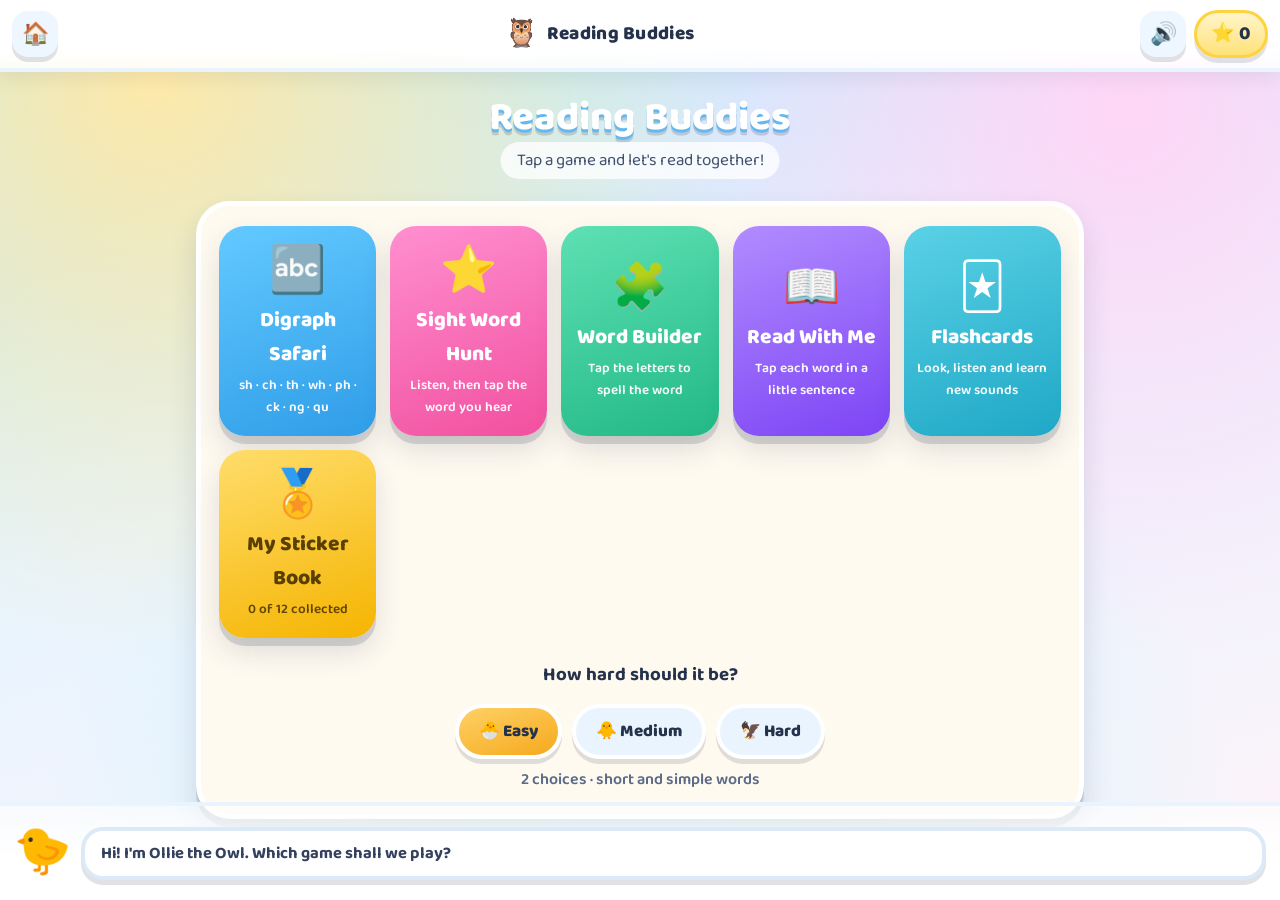
<file: index.html>
<!DOCTYPE html>
<html lang="en">
<head>
<meta charset="utf-8" />
<meta name="viewport" content="width=device-width, initial-scale=1, viewport-fit=cover" />
<meta name="theme-color" content="#7fd4ff" />
<title>Reading Buddies — Digraphs &amp; Sight Words</title>
<link rel="preconnect" href="https://fonts.googleapis.com">
<link rel="preconnect" href="https://fonts.gstatic.com" crossorigin>
<link href="https://fonts.googleapis.com/css2?family=Baloo+2:wght@500;700;800&family=Fredoka:wght@500;600;700&display=swap" rel="stylesheet">
<link rel="stylesheet" href="styles.css" />
<link rel="icon" href="data:image/svg+xml,<svg xmlns='http://www.w3.org/2000/svg' viewBox='0 0 100 100'><text y='.9em' font-size='90'>🦉</text></svg>">
</head>
<body>
  <div class="confetti-layer" id="confettiLayer" aria-hidden="true"></div>

  <header class="topbar">
    <button class="icon-btn" id="homeBtn" title="Home" aria-label="Go home">🏠</button>
    <div class="brand">
      <span class="brand-emoji" id="mascotMini">🦉</span>
      <span class="brand-text">Reading Buddies</span>
    </div>
    <div class="topbar-right">
      <button class="icon-btn" id="soundBtn" title="Sound on/off" aria-label="Toggle sound">🔊</button>
      <div class="score-pill" id="scorePill" title="Stars earned">⭐ <span id="starCount">0</span></div>
    </div>
  </header>

  <main id="screen" class="app" aria-live="polite"></main>

  <div class="mascot-bar" id="mascotBar">
    <div class="mascot-face" id="mascotFace">🦉</div>
    <div class="speech-bubble" id="speechBubble">Hi! I'm Ollie. Let's learn to read!</div>
  </div>

  <script src="data.js"></script>
  <script src="audio.js"></script>
  <script src="app.js"></script>
</body>
</html>
</file>
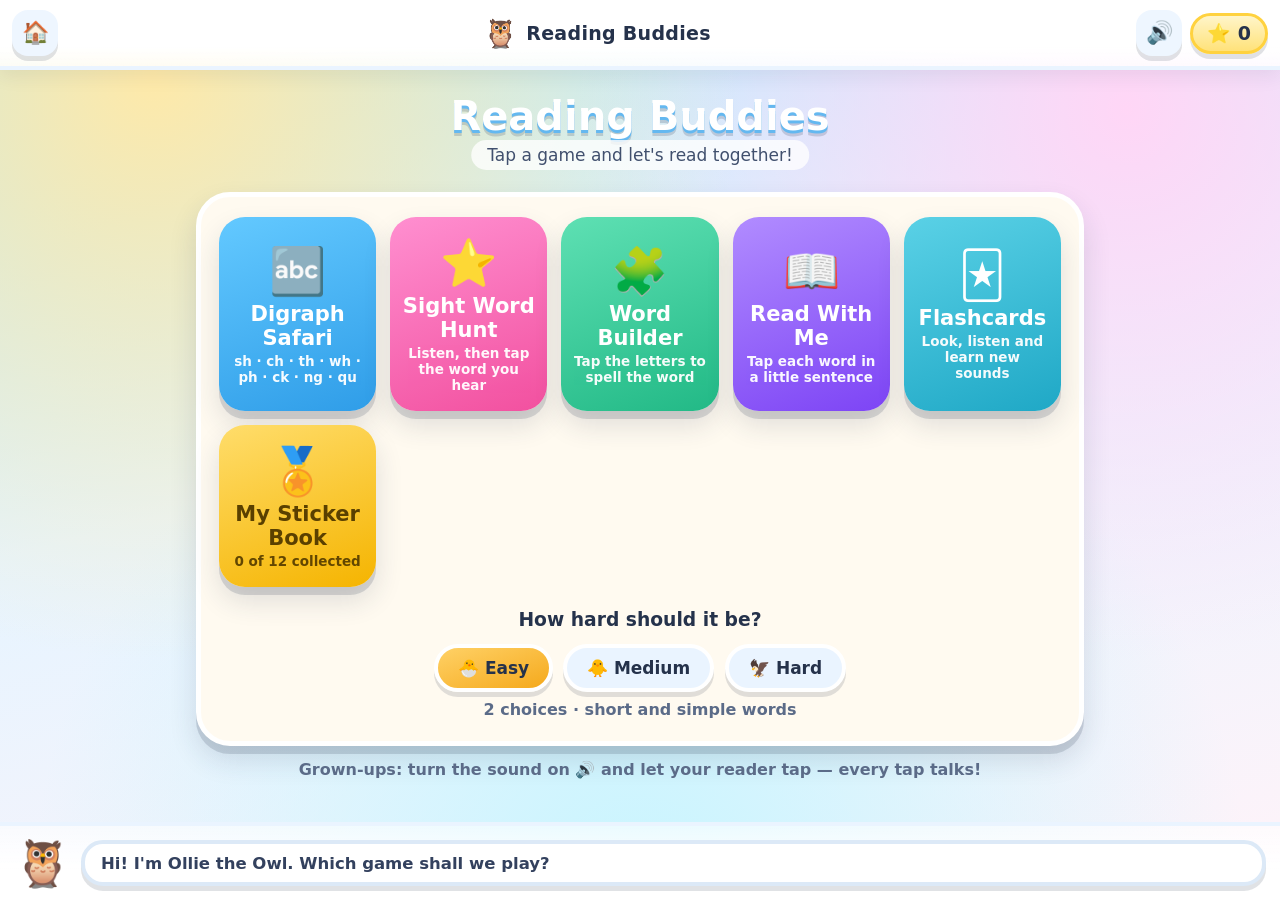
<file: reading-buddies-standalone.html>
<!DOCTYPE html>
<html lang="en">
<head>
<meta charset="utf-8" />
<meta name="viewport" content="width=device-width, initial-scale=1, viewport-fit=cover" />
<meta name="theme-color" content="#7fd4ff" />
<title>Reading Buddies — Digraphs &amp; Sight Words (offline single file)</title>
<style>
/* Reading Buddies — styles */

:root{
  --ink:#25324b;
  --cream:#fffaf0;
  --pink:#ff77c8;
  --blue:#43b7ff;
  --green:#38d39f;
  --yellow:#ffc93c;
  --orange:#ff9448;
  --purple:#9b6bff;
  --radius:26px;
  --shadow:0 8px 0 rgba(37,50,75,.16), 0 14px 28px rgba(37,50,75,.14);
  --shadow-sm:0 5px 0 rgba(37,50,75,.14);
}

*{box-sizing:border-box;-webkit-tap-highlight-color:transparent}

html,body{height:100%}

body{
  margin:0;
  font-family:"Baloo 2","Fredoka","Comic Sans MS","Chalkboard SE","Trebuchet MS",system-ui,-apple-system,sans-serif;
  color:var(--ink);
  background:
    radial-gradient(circle at 12% 8%, #ffe9a8 0%, transparent 42%),
    radial-gradient(circle at 88% 12%, #ffd6f6 0%, transparent 40%),
    radial-gradient(circle at 50% 100%, #c7f5ff 0%, transparent 55%),
    linear-gradient(165deg,#a9e7ff 0%, #e6f4ff 45%, #fff3f9 100%);
  background-attachment:fixed;
  min-height:100%;
  padding-bottom:104px;
  -webkit-font-smoothing:antialiased;
}

/* floating background doodles */
body::before{
  content:"✦   ✿   ★   ✦   ✿   ★   ✦   ✿";
  position:fixed; top:6px; left:0; right:0;
  font-size:20px; color:#ffffff; opacity:.75;
  text-align:center; letter-spacing:2.4em;
  pointer-events:none; z-index:0;
}

/* ---------- top bar ---------- */
.topbar{
  position:sticky; top:0; z-index:20;
  display:flex; align-items:center; gap:10px;
  padding:10px 12px calc(10px + env(safe-area-inset-top,0px));
  background:linear-gradient(#ffffff 70%, rgba(255,255,255,.86));
  border-bottom:4px solid #eaf4ff;
  box-shadow:0 6px 18px rgba(37,50,75,.08);
}
.brand{display:flex; align-items:center; gap:8px; margin:0 auto; font-weight:800}
.brand-emoji{font-size:28px; animation:bob 2.4s ease-in-out infinite}
.brand-text{font-size:19px; letter-spacing:.3px}
.topbar-right{display:flex; align-items:center; gap:8px}

.icon-btn{
  border:none; background:#eef6ff; color:var(--ink);
  width:46px; height:46px; border-radius:16px; font-size:22px;
  cursor:pointer; box-shadow:var(--shadow-sm); transition:transform .12s;
}
.icon-btn:active{transform:translateY(3px); box-shadow:none}

.score-pill{
  background:linear-gradient(#fff5c9,#ffe27a);
  border:3px solid #ffd23f;
  border-radius:999px; padding:6px 14px; font-size:19px; font-weight:800;
  box-shadow:var(--shadow-sm); white-space:nowrap;
}
.score-pill.bump{animation:bump .45s ease}

/* ---------- layout ---------- */
.app{
  position:relative; z-index:1;
  max-width:920px; margin:0 auto; padding:18px 16px 10px;
}

.screen-title{
  text-align:center; font-size:clamp(26px,6vw,40px); font-weight:800;
  margin:6px 0 2px; line-height:1.1;
  color:#fff;
  text-shadow:0 3px 0 #64b8f0, 0 6px 0 rgba(37,50,75,.18);
}
.screen-sub{
  text-align:center; font-size:17px; margin:0 0 16px;
  color:#41506e; background:rgba(255,255,255,.78);
  display:inline-block; padding:5px 16px; border-radius:999px;
  position:relative; left:50%; transform:translateX(-50%);
}

/* ---------- home tiles ---------- */
.tiles{
  display:grid; gap:14px;
  grid-template-columns:repeat(auto-fit,minmax(150px,1fr));
}
.tile{
  border:none; cursor:pointer; text-align:center;
  padding:20px 12px 18px; border-radius:var(--radius);
  color:#fff; font-family:inherit; font-weight:800;
  box-shadow:var(--shadow);
  transition:transform .14s ease;
  position:relative; overflow:hidden;
}
.tile:active{transform:translateY(5px) scale(.99); box-shadow:var(--shadow-sm)}
.tile .t-emoji{display:block; font-size:46px; line-height:1.15}
.tile .t-name{display:block; font-size:21px; margin-top:4px}
.tile .t-desc{display:block; font-size:13.5px; font-weight:600; opacity:.95; margin-top:3px}
.tile .t-badge{
  position:absolute; top:10px; right:12px; font-size:13px; font-weight:700;
  background:rgba(255,255,255,.28); border-radius:999px; padding:2px 9px;
}
.t-blue{background:linear-gradient(160deg,#63c9ff,#2f9de8)}
.t-pink{background:linear-gradient(160deg,#ff8fd0,#f2509f)}
.t-green{background:linear-gradient(160deg,#5ee0b3,#22b986)}
.t-purple{background:linear-gradient(160deg,#b18cff,#7d44f5)}
.t-orange{background:linear-gradient(160deg,#ffb45f,#f57c22)}
.t-teal{background:linear-gradient(160deg,#5ad1e6,#1fa8c6)}
.t-yellow{background:linear-gradient(160deg,#ffdd6b,#f5b400); color:#5a4000; text-shadow:none}

/* ---------- card / question ---------- */
.card{
  background:var(--cream);
  border:5px solid #fff;
  border-radius:34px;
  box-shadow:var(--shadow);
  padding:20px 18px 22px;
  margin-top:6px;
}
.card.pop{animation:pop .3s ease}

.q-top{display:flex; align-items:center; justify-content:space-between; gap:10px; flex-wrap:wrap}
.pill{
  background:#eaf4ff; border-radius:999px; padding:5px 15px;
  font-weight:800; font-size:16px;
}
.pill.streak{background:#ffe9f6}
.progress{height:16px; background:#eaf4ff; border-radius:999px; overflow:hidden; margin:12px 0 4px}
.progress > i{display:block; height:100%; width:0%; border-radius:999px;
  background:linear-gradient(90deg,#5ee0b3,#43b7ff,#9b6bff); transition:width .35s ease}

.big-word{
  text-align:center; font-size:clamp(44px,13vw,84px); font-weight:800;
  letter-spacing:1px; margin:14px 0 2px; line-height:1.05;
}
.emoji-hero{text-align:center; font-size:clamp(64px,20vw,120px); line-height:1; margin:8px 0 0}
.blank{color:#ff5ba8; border-bottom:8px solid #ffb6da; padding:0 4px}

.hint{text-align:center; font-size:16px; color:#5b6b88; margin:8px 0 0; font-weight:600}

.prompt-row{display:flex; justify-content:center; gap:12px; margin:12px 0 4px; flex-wrap:wrap}

.speak-btn{
  border:none; cursor:pointer; font-family:inherit; font-weight:800;
  font-size:19px; padding:14px 24px; border-radius:999px; color:#fff;
  background:linear-gradient(160deg,#63c9ff,#2f9de8); box-shadow:var(--shadow-sm);
  display:inline-flex; align-items:center; gap:9px;
}
.speak-btn:active{transform:translateY(4px); box-shadow:none}
.speak-btn.ghost{background:linear-gradient(160deg,#ffd166,#f5a91c); color:#5a4000}
.speak-btn.small{font-size:16px; padding:10px 18px}
.speak-btn.playing .spk{animation:bob .5s ease-in-out infinite}

/* ---------- options ---------- */
.options{
  display:grid; gap:14px; margin-top:16px;
  grid-template-columns:repeat(auto-fit,minmax(130px,1fr));
}
.options.rows{grid-template-columns:1fr}
.option{
  border:4px solid #dce9f7; cursor:pointer; font-family:inherit;
  background:#fff; border-radius:24px; padding:18px 10px;
  font-size:clamp(30px,7vw,46px); font-weight:800; color:var(--ink);
  box-shadow:var(--shadow-sm); transition:transform .12s, border-color .12s, background .12s;
  min-height:86px;
}
.option:active{transform:translateY(4px); box-shadow:none}
.option.correct{background:#dcfff0; border-color:var(--green); animation:bump .5s ease}
.option.wrong{background:#ffe6ea; border-color:#ff8fa3; animation:shake .4s ease}
.option.dim{opacity:.45}
.option .opt-sub{display:block; font-size:15px; font-weight:700; color:#7186a4; margin-top:6px}

.letter-tiles{display:flex; gap:12px; justify-content:center; flex-wrap:wrap; margin-top:16px}
.letter{
  border:4px solid #dce9f7; background:#fff; cursor:pointer; font-family:inherit;
  width:76px; height:84px; border-radius:22px; font-size:40px; font-weight:800;
  color:var(--ink); box-shadow:var(--shadow-sm); transition:transform .12s;
}
.letter:active{transform:translateY(4px); box-shadow:none}
.letter.used{opacity:.25; pointer-events:none; transform:scale(.94)}

.slots{display:flex; gap:10px; justify-content:center; flex-wrap:wrap; margin:8px 0 6px}
.slot{
  width:62px; height:74px; border-radius:18px; border:4px dashed #c4d8ee;
  display:flex; align-items:center; justify-content:center;
  font-size:38px; font-weight:800; background:#fff; color:var(--ink);
}
.slot.filled{border-style:solid; border-color:#9b6bff; background:#f4eeff; animation:bump .3s ease}
.slot.next{border-color:var(--yellow); box-shadow:0 0 0 5px #fff3c9}

/* ---------- sentence reader ---------- */
.sentence{
  display:flex; flex-wrap:wrap; gap:10px 12px; justify-content:center;
  margin:16px 0 6px;
}
.sword{
  font-family:inherit; border:none; cursor:pointer; font-weight:800;
  font-size:clamp(22px,5.4vw,34px); padding:6px 12px; border-radius:16px;
  background:#eef6ff; color:var(--ink); box-shadow:var(--shadow-sm);
  transition:transform .12s, background .12s;
}
.sword:active{transform:translateY(3px); box-shadow:none}
.sword.speaking{background:#ffe27a; transform:translateY(-4px) scale(1.06)}

/* ---------- results / sticker book ---------- */
.result{text-align:center}
.result .big-emoji{font-size:100px; animation:bob 1.2s ease-in-out infinite}
.result h2{font-size:clamp(28px,7vw,44px); margin:6px 0}
.star-row{font-size:46px; letter-spacing:6px; margin:8px 0}
.star-row span{opacity:.22}
.star-row span.on{opacity:1; animation:pop .4s ease both}
.btn-row{display:flex; gap:12px; justify-content:center; flex-wrap:wrap; margin-top:18px}

.action{
  border:none; cursor:pointer; font-family:inherit; font-weight:800; font-size:19px;
  padding:15px 26px; border-radius:999px; color:#fff;
  background:linear-gradient(160deg,#5ee0b3,#22b986); box-shadow:var(--shadow-sm);
}
.action.alt{background:linear-gradient(160deg,#ff8fd0,#f2509f)}
.action.blue{background:linear-gradient(160deg,#63c9ff,#2f9de8)}
.action:active{transform:translateY(4px); box-shadow:none}

.sticker-grid{display:grid; grid-template-columns:repeat(auto-fill,minmax(110px,1fr)); gap:14px; margin-top:16px}
.sticker{
  background:#fff; border:4px solid #eaf4ff; border-radius:24px; padding:14px 8px;
  text-align:center; box-shadow:var(--shadow-sm);
}
.sticker .s-emoji{font-size:44px; display:block}
.sticker .s-name{font-size:14px; font-weight:800; color:#41506e}
.sticker.locked{opacity:.4; filter:grayscale(1)}
.sticker.locked .s-emoji{filter:blur(1px)}

/* ---------- level & settings ---------- */
.level-pick{display:flex; gap:10px; justify-content:center; flex-wrap:wrap; margin:14px 0 4px}
.level-btn{
  border:4px solid #fff; background:#eaf4ff; font-family:inherit; font-weight:800;
  font-size:17px; padding:10px 20px; border-radius:999px; cursor:pointer;
  color:var(--ink); box-shadow:var(--shadow-sm); transition:transform .12s;
}
.level-btn.active{background:linear-gradient(160deg,#ffd166,#f5a91c); border-color:#fff}
.level-btn:active{transform:translateY(3px); box-shadow:none}

.flashcard{
  background:linear-gradient(160deg,#fffdf5,#fff2fb);
  border:6px solid #fff; border-radius:34px; box-shadow:var(--shadow);
  display:flex; flex-direction:column; align-items:center; justify-content:center;
  min-height:280px; padding:20px; text-align:center; cursor:pointer;
}
.flashcard:active{transform:scale(.995)}
.digraph-chip{
  display:inline-block; font-size:clamp(56px,17vw,110px); font-weight:800;
  color:#fff; padding:2px 26px; border-radius:28px; line-height:1.15;
  text-shadow:0 4px 0 rgba(0,0,0,.14);
}
.c1{background:linear-gradient(160deg,#63c9ff,#2f9de8)}
.c2{background:linear-gradient(160deg,#ff8fd0,#f2509f)}
.c3{background:linear-gradient(160deg,#5ee0b3,#22b986)}
.c4{background:linear-gradient(160deg,#b18cff,#7d44f5)}
.c5{background:linear-gradient(160deg,#ffb45f,#f57c22)}
.c6{background:linear-gradient(160deg,#5ad1e6,#1fa8c6)}
.c7{background:linear-gradient(160deg,#ff8f8f,#e8443c)}
.c8{background:linear-gradient(160deg,#ffe066,#e8b100); color:#5a4000}

/* ---------- mascot ---------- */
.mascot-bar{
  position:fixed; left:0; right:0; bottom:0; z-index:15;
  display:flex; align-items:center; gap:10px;
  padding:10px 14px calc(10px + env(safe-area-inset-bottom,0px));
  background:linear-gradient(rgba(255,255,255,.6), #ffffff 60%);
  border-top:4px solid #eaf4ff; pointer-events:none;
}
.mascot-face{font-size:46px; animation:bob 2.6s ease-in-out infinite}
.speech-bubble{
  background:#fff; border:4px solid #dce9f7; border-radius:22px;
  padding:9px 16px; font-weight:700; font-size:16.5px; color:#33415e;
  box-shadow:var(--shadow-sm); flex:1; min-height:46px; display:flex; align-items:center;
}
.speech-bubble.say{animation:pop .3s ease}

/* ---------- confetti ---------- */
.confetti-layer{position:fixed; inset:0; pointer-events:none; z-index:60; overflow:hidden}
.confetti{position:absolute; top:-6vh; width:13px; height:19px; border-radius:4px; animation:fall linear forwards}
.star-burst{
  position:fixed; font-size:40px; z-index:61; pointer-events:none;
  animation:burst .9s ease-out forwards;
}

/* ---------- animations ---------- */
@keyframes bob{0%,100%{transform:translateY(0)}50%{transform:translateY(-7px)}}
@keyframes bump{0%{transform:scale(1)}45%{transform:scale(1.12)}100%{transform:scale(1)}}
@keyframes pop{0%{transform:scale(.85); opacity:0}100%{transform:scale(1); opacity:1}}
@keyframes shake{0%,100%{transform:translateX(0)}20%{transform:translateX(-9px)}40%{transform:translateX(9px)}60%{transform:translateX(-6px)}80%{transform:translateX(6px)}}
@keyframes fall{
  0%{transform:translateY(0) rotate(0deg); opacity:1}
  100%{transform:translateY(112vh) rotate(760deg); opacity:.9}
}
@keyframes burst{
  0%{transform:translate(0,0) scale(.4); opacity:1}
  100%{transform:translate(var(--dx,0), var(--dy,-120px)) scale(1.5); opacity:0}
}

@media (prefers-reduced-motion: reduce){
  *{animation-duration:.001s !important; animation-iteration-count:1 !important; transition-duration:.001s !important}
}

@media (max-width:420px){
  .brand-text{display:none}
  .card{padding:16px 12px 18px; border-radius:28px}
  .option{font-size:30px; min-height:78px}
}

/* ---------- fallback notice when a browser cannot speak ---------- */
.warn{
  position:relative; z-index:30;
  margin:10px 16px 0; padding:10px 16px; border-radius:18px;
  background:#fff6d6; border:3px solid #ffd23f; color:#5a4000;
  font-weight:700; font-size:15.5px; text-align:center;
}

/* ---------- touch polish: quick taps, no accidental text selection ---------- */
button, .tile, .option, .sword, .letter, .slot, .flashcard{-webkit-user-select:none; user-select:none; touch-action:manipulation}
.option, .sword, .letter, .speak-btn, .action, .level-btn{will-change:transform}

</style>
<link rel="icon" href="data:image/svg+xml,<svg xmlns='http://www.w3.org/2000/svg' viewBox='0 0 100 100'><text y='.9em' font-size='90'>🦉</text></svg>">
</head>
<body>
  <div class="confetti-layer" id="confettiLayer" aria-hidden="true"></div>

  <header class="topbar">
    <button class="icon-btn" id="homeBtn" title="Home" aria-label="Go home">🏠</button>
    <div class="brand">
      <span class="brand-emoji" id="mascotMini">🦉</span>
      <span class="brand-text">Reading Buddies</span>
    </div>
    <div class="topbar-right">
      <button class="icon-btn" id="soundBtn" title="Sound on/off" aria-label="Toggle sound">🔊</button>
      <div class="score-pill" id="scorePill" title="Stars earned">⭐ <span id="starCount">0</span></div>
    </div>
  </header>

  <main id="screen" class="app" aria-live="polite"></main>

  <div class="mascot-bar" id="mascotBar">
    <div class="mascot-face" id="mascotFace">🦉</div>
    <div class="speech-bubble" id="speechBubble">Hi! I'm Ollie. Let's learn to read!</div>
  </div>

  
  
  
<script>
/* ===========================================================
   Reading Buddies — word & activity data
   Everything the games need lives here, so a parent or teacher
   can add words without touching the game logic.
   =========================================================== */

/* Digraph sounds. A digraph is two letters that make ONE sound. */
const DIGRAPHS = {
  sh: { sound: "shh",   tip: "s + h say /sh/ — like a quiet train",  color: 1 },
  ch: { sound: "chuh",  tip: "c + h say /ch/ — like a choo-choo",    color: 2 },
  th: { sound: "th",    tip: "t + h say /th/ — tongue between teeth", color: 3 },
  wh: { sound: "wuh",   tip: "w + h say /w/ — like a whistle blowing", color: 4 },
  ph: { sound: "fff",   tip: "p + h say /f/ — a sneaky /f/ sound",   color: 5 },
  ck: { sound: "k",     tip: "c + k say /k/ — at the END of a word",  color: 6 },
  ng: { sound: "ng",    tip: "n + g hum at the back of your mouth",   color: 7 },
  qu: { sound: "kwuh",  tip: "q + u always go together — /kw/",       color: 8 }
};

const DIGRAPH_WORDS = {
  sh: [
    { word: "ship",   emoji: "🚢" }, { word: "shoe",  emoji: "👟" },
    { word: "fish",   emoji: "🐟" }, { word: "shell", emoji: "🐚" },
    { word: "shark",  emoji: "🦈" }, { word: "shirt", emoji: "👕" },
    { word: "sheep",  emoji: "🐑" }, { word: "brush", emoji: "🖌️" },
    { word: "mushroom", emoji: "🍄" }
  ],
  ch: [
    { word: "chair",  emoji: "🪑" }, { word: "cheese", emoji: "🧀" },
    { word: "chick",  emoji: "🐤" }, { word: "cherry", emoji: "🍒" },
    { word: "lunch",  emoji: "🍱" }, { word: "beach",  emoji: "🏖️" },
    { word: "chocolate", emoji: "🍫" }, { word: "peach", emoji: "🍑" }
  ],
  th: [
    { word: "thumb",  emoji: "👍" }, { word: "three",  emoji: "3️⃣" },
    { word: "bath",   emoji: "🛁" }, { word: "tooth",  emoji: "🦷" },
    { word: "feather", emoji: "🪶" }, { word: "think", emoji: "🤔" },
    { word: "thunder", emoji: "⛈️" }, { word: "moth",  emoji: "🦋" }
  ],
  wh: [
    { word: "whale",  emoji: "🐳" }, { word: "wheel",  emoji: "🛞" },
    { word: "white",  emoji: "⚪" }, { word: "wheat",  emoji: "🌾" },
    { word: "whistle", emoji: "📣" }, { word: "whisk", emoji: "🥄" },
    { word: "whirlpool", emoji: "🌀" }
  ],
  ph: [
    { word: "phone",  emoji: "📱" }, { word: "photo",  emoji: "📷" },
    { word: "elephant", emoji: "🐘" }, { word: "dolphin", emoji: "🐬" },
    { word: "trophy", emoji: "🏆" }, { word: "alphabet", emoji: "🔤" }
  ],
  ck: [
    { word: "duck",   emoji: "🦆" }, { word: "sock",   emoji: "🧦" },
    { word: "rock",   emoji: "🪨" }, { word: "clock",  emoji: "🕐" },
    { word: "truck",  emoji: "🚚" }, { word: "snack",  emoji: "🍪" },
    { word: "cracker", emoji: "🍘" }, { word: "locket", emoji: "📿" }
  ],
  ng: [
    { word: "ring",   emoji: "💍" }, { word: "king",   emoji: "🤴" },
    { word: "sing",   emoji: "🎤" }, { word: "wing",   emoji: "🪽" },
    { word: "swing",  emoji: "🛝" }, { word: "song",   emoji: "🎵" },
    { word: "strong", emoji: "💪" }, { word: "spring", emoji: "🌸" }
  ],
  qu: [
    { word: "queen",  emoji: "👑" }, { word: "question", emoji: "❓" },
    { word: "quilt",  emoji: "🛏️" }, { word: "quack",  emoji: "🦆" },
    { word: "quick",  emoji: "⚡" }, { word: "quarter", emoji: "🪙" }
  ]
};

/* Sight words — words we learn "by heart" (Dolch lists, levelled). */
const SIGHT_WORDS = {
  1: ["a","and","away","big","blue","can","come","down","find","for",
      "funny","go","help","here","I","in","is","it","jump","little",
      "look","make","me","my","not","one","play","red","run","said",
      "see","the","three","to","two","up","we","where","yellow","you"],
  2: ["all","am","are","at","ate","be","black","brown","but","came",
      "did","do","eat","four","get","good","have","he","into","like",
      "must","new","no","now","on","our","out","please","pretty","ran",
      "ride","saw","say","she","so","soon","that","there","they","this",
      "too","under","want","was","well","went","what","white","who","will",
      "with","yes"],
  3: ["after","again","an","any","as","ask","by","could","every","fly",
      "from","give","going","had","has","her","him","his","how","just",
      "know","let","live","may","of","old","once","open","over","put",
      "round","some","stop","take","thank","them","then","think","walk",
      "were","when","always","around","because","before","best","both",
      "buy","call","cold","does","don't","fast","first","five","found",
      "gave","goes","green","its","made","many","off","or","pull","read",
      "right","sing","sit","sleep","tell","their","these","those","upon",
      "us","use","very","wash","which","why","wish","work","would","write",
      "your"]
};

/* Tap-and-read sentences: decodable words + sight words. */
const SENTENCES = [
  { emoji: "🐟", text: "The fish can swim." },
  { emoji: "🚢", text: "A big ship went up." },
  { emoji: "🧦", text: "She has a red sock." },
  { emoji: "👑", text: "The king has a ring." },
  { emoji: "🦆", text: "I like my little duck." },
  { emoji: "🐳", text: "Can you see the whale?" },
  { emoji: "🏖️", text: "They went to the beach." },
  { emoji: "🐤", text: "Look at the three chicks!" },
  { emoji: "🌙", text: "We can look up at the moon." },
  { emoji: "🍄", text: "That is a big mushroom." },
  { emoji: "🐘", text: "The elephant can run fast." },
  { emoji: "🧀", text: "Please give me some cheese." },
  { emoji: "👍", text: "Give me a thumbs up!" },
  { emoji: "⛈️", text: "The thunder is very loud." },
  { emoji: "🦈", text: "Do not go in with the shark!" }
];

/* Stickers handed out after a finished round. */
const STICKERS = [
  { emoji: "🦁", name: "Brave Lion" },   { emoji: "🐙", name: "Clever Octopus" },
  { emoji: "🐝", name: "Busy Bee" },     { emoji: "🦄", name: "Magic Unicorn" },
  { emoji: "🐼", name: "Panda Pal" },    { emoji: "🐸", name: "Jumping Frog" },
  { emoji: "🦖", name: "Dino Reader" },  { emoji: "🐢", name: "Steady Turtle" },
  { emoji: "🦋", name: "Bright Butterfly" }, { emoji: "🐬", name: "Happy Dolphin" },
  { emoji: "🚀", name: "Rocket Reader" }, { emoji: "🌟", name: "Super Star" }
];

const PRAISE = ["Yes!", "Wow!", "Great job!", "You got it!", "Amazing!", "Super!", "Nice reading!"];
const OOPS   = ["Try again!", "Almost! Listen again.", "Not quite — have another go.", "So close!"];

/* ===========================================================
   Reading Buddies — audio engine
   • speak()  : text-to-speech (Web Speech API) for reading words aloud
   • sfx()    : tiny synthesised sound effects (WebAudio) — no files needed
   Everything fails soft: if a browser has no voice, the app still works.
   =========================================================== */

const Audio = (() => {
  let ctx = null;
  let soundOn = true;
  let voice = null;
  let voicesReady = false;

  function pickVoice() {
    if (!("speechSynthesis" in window)) return null;
    const voices = window.speechSynthesis.getVoices() || [];
    if (!voices.length) return null;
    const prefer = [
      /Samantha/i, /Google US English/i, /Microsoft (Aria|Jenny|Zira)/i,
      /Karen/i, /Moira/i, /Tessa/i, /Google UK English Female/i
    ];
    for (const rx of prefer) {
      const v = voices.find(v => rx.test(v.name) && /^en/i.test(v.lang));
      if (v) return v;
    }
    return voices.find(v => /^en[-_]/i.test(v.lang)) || voices.find(v => /^en/i.test(v.lang)) || voices[0];
  }

  function initVoices() {
    if (!("speechSynthesis" in window)) return;
    voice = pickVoice();
    voicesReady = !!voice;
    // Voices often arrive asynchronously.
    window.speechSynthesis.onvoiceschanged = () => { voice = pickVoice(); voicesReady = !!voice; };
  }
  initVoices();

  function unlock() {
    try {
      if (!ctx) {
        const AC = window.AudioContext || window.webkitAudioContext;
        if (AC) ctx = new AC();
      }
      if (ctx && ctx.state === "suspended") ctx.resume();
    } catch (e) { /* audio is a bonus, never a blocker */ }
  }

  /* ---------- speech ---------- */
  function speak(text, opts = {}) {
    if (!soundOn) return Promise.resolve();
    if (!("speechSynthesis" in window) || !text) return Promise.resolve();
    return new Promise(resolve => {
      try {
        window.speechSynthesis.cancel();
        const u = new SpeechSynthesisUtterance(String(text));
        if (!voice) voice = pickVoice();
        if (voice) u.voice = voice;
        u.lang = (voice && voice.lang) || "en-US";
        u.rate = opts.rate != null ? opts.rate : 0.82;
        u.pitch = opts.pitch != null ? opts.pitch : 1.15;
        u.volume = 1;
        let done = false;
        const finish = () => { if (!done) { done = true; resolve(); } };
        u.onend = finish;
        u.onerror = finish;
        window.speechSynthesis.speak(u);
        // Safety net: some browsers drop onend.
        setTimeout(finish, Math.max(1200, String(text).length * 180));
      } catch (e) { resolve(); }
    });
  }

  function stopSpeaking() {
    try { if ("speechSynthesis" in window) window.speechSynthesis.cancel(); } catch (e) {}
  }

  /* ---------- sound effects ---------- */
  function tone(freq, start, dur, type = "sine", gain = 0.16) {
    if (!soundOn) return;
    unlock();
    if (!ctx) return;
    const t0 = ctx.currentTime + start;
    const osc = ctx.createOscillator();
    const g = ctx.createGain();
    osc.type = type;
    osc.frequency.setValueAtTime(freq, t0);
    g.gain.setValueAtTime(0.0001, t0);
    g.gain.exponentialRampToValueAtTime(gain, t0 + 0.02);
    g.gain.exponentialRampToValueAtTime(0.0001, t0 + dur);
    osc.connect(g).connect(ctx.destination);
    osc.start(t0);
    osc.stop(t0 + dur + 0.03);
  }

  function sfx(name) {
    if (!soundOn) return;
    switch (name) {
      case "tap":    tone(660, 0, 0.08, "triangle", 0.10); break;
      case "pop":    tone(880, 0, 0.09, "sine", 0.12); tone(1320, 0.05, 0.09, "sine", 0.09); break;
      case "correct":tone(659, 0, 0.12); tone(880, 0.10, 0.14); tone(1175, 0.22, 0.20); break;
      case "wrong":  tone(220, 0, 0.16, "sawtooth", 0.09); tone(165, 0.14, 0.22, "sawtooth", 0.08); break;
      case "star":   [1046, 1318, 1568, 2093].forEach((f, i) => tone(f, i * 0.08, 0.18, "triangle", 0.11)); break;
      case "cheer":  [523, 659, 784, 1046, 1318].forEach((f, i) => tone(f, i * 0.07, 0.22, "sine", 0.12)); break;
      case "whoosh": tone(600, 0, 0.22, "sine", 0.07); break;
    }
  }

  function setSound(on) {
    soundOn = !!on;
    if (!soundOn) stopSpeaking();
    else unlock();
  }
  const isOn = () => soundOn;
  const hasSpeech = () => "speechSynthesis" in window;

  return { speak, stopSpeaking, sfx, setSound, isOn, hasSpeech, unlock, initVoices };
})();

/* ===========================================================
   Reading Buddies — app logic
   Games: Digraph Safari · Sight Word Hunt · Word Builder ·
          Read With Me (sentences) · Flashcards · Sticker Book
   =========================================================== */

/* ---------------- tiny helpers ---------------- */
const $  = (sel, root = document) => root.querySelector(sel);
const $$ = (sel, root = document) => Array.from(root.querySelectorAll(sel));
const rnd  = n => Math.floor(Math.random() * n);
const pick = arr => arr[rnd(arr.length)];
const shuffle = arr => { const a = arr.slice(); for (let i = a.length - 1; i > 0; i--) { const j = rnd(i + 1); [a[i], a[j]] = [a[j], a[i]]; } return a; };
const cap = s => s.charAt(0).toUpperCase() + s.slice(1);
const esc = s => String(s).replace(/[&<>"']/g, c => ({ "&":"&amp;","<":"&lt;",">":"&gt;",'"':"&quot;","'":"&#39;" }[c]));

/* ---------------- persistent state ---------------- */
const SAVE_KEY = "luna-reading-buddies-v1";
const state = {
  sound: true,
  level: "easy",          // easy | medium | hard
  stars: 0,
  stickers: [],           // sticker names earned
  knownWords: [],         // sight words the child marked as known
  played: {}              // rounds completed per activity
};

function load() {
  try {
    const raw = localStorage.getItem(SAVE_KEY);
    if (raw) Object.assign(state, JSON.parse(raw));
  } catch (e) {}
}
function save() {
  try { localStorage.setItem(SAVE_KEY, JSON.stringify(state)); } catch (e) {}
}

function addStars(n) {
  state.stars += n;
  save();
  const pill = $("#scorePill");
  $("#starCount").textContent = state.stars;
  pill.classList.remove("bump");
  void pill.offsetWidth;
  pill.classList.add("bump");
}

function awardSticker() {
  const left = STICKERS.filter(s => !state.stickers.includes(s.name));
  if (!left.length) return null;
  const s = pick(left);
  state.stickers.push(s.name);
  save();
  return s;
}

const levelNum = () => ({ easy: 1, medium: 2, hard: 3 }[state.level] || 1);
const optionCount = () => ({ easy: 2, medium: 3, hard: 4 }[state.level] || 2);

/* ---------------- mascot + juice ---------------- */
let bubbleTimer = null;
function say(text, ms = 3200) {
  const bubble = $("#speechBubble");
  bubble.textContent = text;
  bubble.classList.remove("say");
  void bubble.offsetWidth;
  bubble.classList.add("say");
  $("#mascotFace").textContent = pick(["🦉", "🦉", "🐤", "🦊"]);
  clearTimeout(bubbleTimer);
  bubbleTimer = setTimeout(() => {
    $("#mascotFace").textContent = "🦉";
    bubble.textContent = "You're doing great — keep going!";
  }, ms);
}

function celebrate(count = 46) {
  const layer = $("#confettiLayer");
  const colors = ["#ff77c8", "#43b7ff", "#38d39f", "#ffc93c", "#ff9448", "#9b6bff"];
  for (let i = 0; i < count; i++) {
    const c = document.createElement("i");
    c.className = "confetti";
    c.style.left = Math.random() * 100 + "vw";
    c.style.background = pick(colors);
    c.style.animationDuration = (1.1 + Math.random() * 1.4) + "s";
    c.style.animationDelay = (Math.random() * 0.35) + "s";
    c.style.transform = `rotate(${rnd(360)}deg)`;
    if (Math.random() < 0.4) c.style.borderRadius = "50%";
    layer.appendChild(c);
    setTimeout(() => c.remove(), 3000);
  }
}

function starBurst(x, y) {
  const s = document.createElement("div");
  s.className = "star-burst";
  s.textContent = pick(["⭐", "🌟", "✨", "💫"]);
  s.style.left = x + "px";
  s.style.top = y + "px";
  s.style.setProperty("--dx", (rnd(160) - 80) + "px");
  s.style.setProperty("--dy", (-100 - rnd(80)) + "px");
  document.body.appendChild(s);
  setTimeout(() => s.remove(), 950);
}

/* ---------------- speech wrappers ---------------- */
function speak(text, opts) { return Audio.speak(text, opts); }
function speakWordSlow(w) { return speak(w, { rate: 0.66, pitch: 1.1 }); }
function speakDigraphSound(key) {
  const d = DIGRAPHS[key];
  return speak(`${d.sound}`, { rate: 0.6, pitch: 1.0 });
}

/* ---------------- shared UI bits ---------------- */
function screenTitle(title, sub) {
  return `<h1 class="screen-title">${esc(title)}</h1>` +
         (sub ? `<p class="screen-sub">${esc(sub)}</p>` : "");
}

function progressBar(done, total) {
  const pct = total ? Math.round((done / total) * 100) : 0;
  return `<div class="progress" role="progressbar" aria-valuenow="${done}" aria-valuemax="${total}">
            <i style="width:${pct}%"></i></div>`;
}

/* ---------------- router ---------------- */
const SCREENS = {
  home: renderHome,
  safari: renderSafari,
  hunt: renderHunt,
  builder: renderBuilder,
  sentences: renderSentences,
  flashcards: renderFlashcards,
  stickers: renderStickers
};
let current = "home";

function go(name) {
  current = SCREENS[name] ? name : "home";
  Audio.stopSpeaking();
  Audio.sfx("whoosh");
  SCREENS[current]();
  window.scrollTo({ top: 0, behavior: "smooth" });
}

/* =========================================================
   HOME
   ========================================================= */
function renderHome() {
  $("#screen").innerHTML = `
    ${screenTitle("Reading Buddies", "Tap a game and let's read together!")}

    <div class="card">
      <div class="tiles">
        <button class="tile t-blue"  data-go="safari">
          <span class="t-emoji">🔤</span><span class="t-name">Digraph Safari</span>
          <span class="t-desc">sh · ch · th · wh · ph · ck · ng · qu</span>
        </button>
        <button class="tile t-pink"  data-go="hunt">
          <span class="t-emoji">⭐</span><span class="t-name">Sight Word Hunt</span>
          <span class="t-desc">Listen, then tap the word you hear</span>
        </button>
        <button class="tile t-green" data-go="builder">
          <span class="t-emoji">🧩</span><span class="t-name">Word Builder</span>
          <span class="t-desc">Tap the letters to spell the word</span>
        </button>
        <button class="tile t-purple" data-go="sentences">
          <span class="t-emoji">📖</span><span class="t-name">Read With Me</span>
          <span class="t-desc">Tap each word in a little sentence</span>
        </button>
        <button class="tile t-teal"  data-go="flashcards">
          <span class="t-emoji">🃏</span><span class="t-name">Flashcards</span>
          <span class="t-desc">Look, listen and learn new sounds</span>
        </button>
        <button class="tile t-yellow" data-go="stickers">
          <span class="t-emoji">🏅</span><span class="t-name">My Sticker Book</span>
          <span class="t-desc">${state.stickers.length} of ${STICKERS.length} collected</span>
        </button>
      </div>

      <h3 style="text-align:center;margin:22px 0 0">How hard should it be?</h3>
      <div class="level-pick" id="levelPick">
        ${["easy", "medium", "hard"].map(l =>
          `<button class="level-btn ${state.level === l ? "active" : ""}" data-level="${l}">
             ${l === "easy" ? "🐣 Easy" : l === "medium" ? "🐥 Medium" : "🦅 Hard"}
           </button>`).join("")}
      </div>
      <p class="hint" id="levelHint">${levelHint()}</p>
    </div>

    <p class="hint" style="margin-top:14px">
      Grown-ups: turn the sound on 🔊 and let your reader tap — every tap talks!
    </p>`;

  $$("[data-go]").forEach(b => b.addEventListener("click", () => go(b.dataset.go)));
  $$("[data-level]").forEach(b => b.addEventListener("click", () => {
    state.level = b.dataset.level; save(); Audio.sfx("pop"); renderHome();
  }));
  say("Hi! I'm Ollie the Owl. Which game shall we play?");
}

function levelHint() {
  return {
    easy:   "2 choices · short and simple words",
    medium: "3 choices · a little trickier",
    hard:   "4 choices · big-reader challenge"
  }[state.level];
}

/* =========================================================
   GAME 1 — DIGRAPH SAFARI
   Listen to the word, then tap the two letters that are missing.
   ========================================================= */
const session = { total: 8, index: 0, correct: 0, firstTry: true, round: null };

function allDigraphKeys() { return Object.keys(DIGRAPHS); }

function newSafariRound() {
  const keys = allDigraphKeys();
  const key = pick(keys);
  const entry = pick(DIGRAPH_WORDS[key]);
  const { before, after } = splitWord(entry.word, key);
  const n = optionCount();
  const others = shuffle(keys.filter(k => k !== key)).slice(0, n - 1);
  const options = shuffle([key, ...others]);
  return { key, entry, before, after, options, answered: false };
}

function splitWord(word, key) {
  const i = word.toLowerCase().indexOf(key);
  if (i < 0) return { before: word, after: "" };
  return { before: word.slice(0, i), after: word.slice(i + key.length) };
}

function renderSafari() {
  session.index = 0; session.correct = 0; session.total = 8;
  session.firstTry = true;
  session.round = newSafariRound();
  paintSafari();
}

function paintSafari(busy) {
  const r = session.round;
  const n = optionCount();
  $("#screen").innerHTML = `
    ${screenTitle("Digraph Safari", "Which two letters are hiding in the word?")}
    <div class="card pop" id="gameCard">
      <div class="q-top">
        <span class="pill">Word ${session.index + 1} of ${session.total}</span>
        <span class="pill streak">⭐ ${session.correct} right</span>
      </div>
      ${progressBar(session.index, session.total)}

      <div class="emoji-hero" aria-hidden="true">${r.entry.emoji}</div>
      <div class="big-word" aria-label="word with missing letters">
        ${esc(r.before)}<span class="blank">__</span>${esc(r.after)}
      </div>

      <div class="prompt-row">
        <button class="speak-btn" id="hearBtn"><span class="spk">🔊</span> Hear the word</button>
        <button class="speak-btn ghost small" id="soundBtn2">👂 Just the sound</button>
      </div>
      <p class="hint">Listen… then tap the two letters that make that sound.</p>

      <div class="options" id="opts">
        ${r.options.map(k => `
          <button class="option" data-key="${k}" style="color:#2c3b57">
            ${esc(k)}<span class="opt-sub">${esc(DIGRAPHS[k].sound)}</span>
          </button>`).join("")}
      </div>
    </div>`;

  $("#hearBtn").addEventListener("click", () => { Audio.sfx("tap"); speakWordSlow(r.entry.word); });
  $("#soundBtn2").addEventListener("click", () => { Audio.sfx("tap"); speakDigraphSound(r.key); });

  $$("#opts .option").forEach(btn => btn.addEventListener("click", e => {
    if (session.round.answered && btn.dataset.key !== session.round.key) return;
    checkSafari(btn, e);
  }));

  if (!busy) {
    say("Listen closely — which two letters are missing?");
    setTimeout(() => speakWordSlow(r.entry.word), 260);
  }
}

function checkSafari(btn, e) {
  const r = session.round;
  const chosen = btn.dataset.key;

  if (chosen === r.key) {
    r.answered = true;
    btn.classList.add("correct");
    Audio.sfx("correct");
    if (session.firstTry) { session.correct++; addStars(1); }
    const rect = btn.getBoundingClientRect();
    starBurst(rect.left + rect.width / 2, rect.top);
    celebrate(30);
    say(`${pick(PRAISE)} "${r.entry.word}" has ${r.key} — ${DIGRAPHS[r.key].tip}.`);
    speak(`Yes! ${r.entry.word}. ${r.key} says ${DIGRAPHS[r.key].sound}.`);
    session.index++;
    session.firstTry = true;
    setTimeout(() => {
      if (session.index >= session.total) return safariResults();
      session.round = newSafariRound();
      paintSafari(true);
      setTimeout(() => speakWordSlow(session.round.entry.word), 300);
    }, 1700);
  } else {
    session.firstTry = false;
    btn.classList.add("wrong");
    Audio.sfx("wrong");
    say(`Oops! That's "${DIGRAPHS[chosen].sound}". Try the other one.`);
    speak("Not quite. Try again.");
    setTimeout(() => {
      btn.classList.remove("wrong");
      btn.classList.add("dim");
      btn.disabled = true;
    }, 500);
  }
}

function safariResults() {
  Audio.sfx("cheer");
  celebrate(90);
  const st = awardSticker();
  state.played.safari = (state.played.safari || 0) + 1; save();
  $("#screen").innerHTML = resultsHTML(
    "Digraph Detective!",
    session.correct,
    session.total,
    st,
    "You listened for the sounds inside words — that's real reading!"
  );
  wireResults(() => renderSafari());
  say("Amazing work! You are a digraph detective!");
}

/* =========================================================
   GAME 2 — SIGHT WORD HUNT
   Hear the word, tap the written word.
   ========================================================= */
function wordPool() {
  return SIGHT_WORDS[levelNum()] || SIGHT_WORDS[1];
}

function similarDistractors(target, pool, n) {
  const ranked = pool.filter(w => w !== target).map(w => {
    let score = 0;
    if (w[0] === target[0]) score += 3;
    if (w.length === target.length) score += 2;
    if (w.slice(-1) === target.slice(-1)) score += 1;
    if (Math.abs(w.length - target.length) <= 1) score += 1;
    return { w, score };
  }).sort((a, b) => b.score - a.score);
  const top = ranked.slice(0, Math.max(8, n * 3)).map(r => r.w);
  return shuffle(top.length >= n ? top : ranked.map(r => r.w)).slice(0, n);
}

function newHuntRound() {
  const pool = wordPool();
  const target = pick(pool);
  const n = optionCount();
  const options = shuffle([target, ...similarDistractors(target, pool, n - 1)]);
  return { target, options, answered: false, tries: 0 };
}

function renderHunt() {
  session.index = 0; session.correct = 0; session.total = 8;
  session.round = newHuntRound();
  session.firstTry = true;
  paintHunt();
}

function paintHunt(busy) {
  const r = session.round;
  $("#screen").innerHTML = `
    ${screenTitle("Sight Word Hunt", "Listen… then tap the word you hear!")}
    <div class="card pop">
      <div class="q-top">
        <span class="pill">Word ${session.index + 1} of ${session.total}</span>
        <span class="pill streak">⭐ ${session.correct} right</span>
      </div>
      ${progressBar(session.index, session.total)}

      <div class="emoji-hero">${r.answered ? "🎉" : "❓"}</div>
      <div class="prompt-row">
        <button class="speak-btn" id="hearBtn"><span class="spk">🔊</span> Say it again</button>
      </div>
      <p class="hint">Tip: look at the first letter, then the whole word.</p>

      <div class="options" id="opts">
        ${r.options.map(w => `<button class="option" data-word="${esc(w)}">${esc(w)}</button>`).join("")}
      </div>
    </div>`;

  $("#hearBtn").addEventListener("click", () => { Audio.sfx("tap"); speakWordSlow(r.target); });
  $$("#opts .option").forEach(btn => btn.addEventListener("click", e => checkHunt(btn, e)));
  if (!busy) setTimeout(() => speakWordSlow(r.target), 250);
}

function checkHunt(btn, e) {
  const r = session.round;
  if (r.answered) return;
  const word = btn.dataset.word;

  if (word === r.target) {
    r.answered = true;
    btn.classList.add("correct");
    Audio.sfx("correct");
    addStars(1);
    session.correct++;
    const rect = btn.getBoundingClientRect();
    starBurst(rect.left + rect.width / 2, rect.top);
    celebrate(30);
    const sentence = sentenceFor(r.target);
    say(`${pick(PRAISE)} "${r.target}" — ${sentence}`);
    speak(`${r.target}. ${cap(r.target)}. ${sentence}`, { rate: 0.78 });
    session.index++;
    setTimeout(() => {
      if (session.index >= session.total) return huntResults();
      session.round = newHuntRound();
      paintHunt(true);
      setTimeout(() => speakWordSlow(session.round.target), 350);
    }, 2100);
  } else {
    r.tries++;
    btn.classList.add("wrong");
    Audio.sfx("wrong");
    say(`That says "${word}". Listen again — you can do it!`);
    speak("That is not it. Listen again.");
    setTimeout(() => { btn.classList.remove("wrong"); btn.classList.add("dim"); btn.disabled = true; }, 500);
  }
}

function sentenceFor(w) {
  const bank = {
    the: "Look at the ship.", a: "A big duck.", and: "You and me.", see: "I see a fish.",
    can: "Can you jump?", go: "Let's go to the beach!", I: "I like my cat.",
    like: "I like cheese.", my: "My little sock.", you: "You can do it!",
    we: "We can play.", is: "The king is here.", it: "It is a rock.",
    she: "She has a ring.", he: "He can sing.", they: "They went up.",
    this: "This is my lunch.", that: "That is a whale.", look: "Look at the moon.",
    little: "My little chick.", come: "Come and see.", here: "Here is my thumb.",
    said: "She said hello.", want: "I want a snack.", have: "I have a tooth."
  };
  return bank[w] || `I can read "${w}".`;
}

function huntResults() {
  Audio.sfx("cheer"); celebrate(90);
  const st = awardSticker();
  state.played.hunt = (state.played.hunt || 0) + 1; save();
  $("#screen").innerHTML = resultsHTML(
    "Sight Word Star!",
    session.correct, session.total, st,
    "Sight words are tricky — they don't follow the rules. You remembered them!"
  );
  wireResults(() => renderHunt());
  say("Super reading! Those words are yours now.");
}

/* =========================================================
   GAME 3 — WORD BUILDER
   ========================================================= */
function newBuildRound() {
  const pool = wordPool().filter(w => w.length <= (state.level === "easy" ? 3 : state.level === "medium" ? 4 : 6));
  const words = pool.length >= 5 ? pool : wordPool();
  const target = pick(words);
  const extra = state.level === "hard" ? 2 : 0;
  const alphabet = "abcdefghijklmnopqrstuvwxyz".split("").filter(c => !target.includes(c));
  const letters = shuffle([...target.split(""), ...shuffle(alphabet).slice(0, extra)]);
  return { target, letters, placed: [], answered: false };
}

function renderBuilder() {
  session.index = 0; session.correct = 0; session.total = 6;
  session.round = newBuildRound();
  paintBuilder();
}

function paintBuilder(busy, solved) {
  const r = session.round;
  // Which tiles are already used? (count-based, so repeated letters work)
  function tileHTML() {
    const need = {};
    r.placed.forEach(c => { need[c] = (need[c] || 0) + 1; });
    const seen = {};
    return r.letters.map(c => {
      seen[c] = (seen[c] || 0) + 1;
      const used = seen[c] <= (need[c] || 0);
      return `<button class="letter ${used ? "used" : ""}" data-char="${c}">${esc(c)}</button>`;
    }).join("");
  }

  $("#screen").innerHTML = `
    ${screenTitle("Word Builder", "Tap the letters in order to spell the word")}
    <div class="card pop">
      <div class="q-top">
        <span class="pill">Word ${session.index + 1} of ${session.total}</span>
        <span class="pill streak">⭐ ${session.correct} built</span>
      </div>
      ${progressBar(session.index, session.total)}

      <div class="prompt-row">
        <button class="speak-btn" id="hearBtn"><span class="spk">🔊</span> Hear the word</button>
        <button class="speak-btn ghost small" id="undoBtn">↩︎ Undo</button>
      </div>

      <div class="slots" id="slots">
        ${r.target.split("").map((_, i) =>
          `<div class="slot ${i < r.placed.length ? "filled" : ""} ${!solved && i === r.placed.length ? "next" : ""}">${r.placed[i] ? esc(r.placed[i]) : ""}</div>`
        ).join("")}
      </div>

      <div class="letter-tiles" id="tiles">
        ${tileHTML()}
      </div>
      <p class="hint">${solved
        ? `🎉 You built <b>${esc(r.target)}</b>! Say it with me!`
        : 'Say the sounds as you tap: c · a · t → "cat"'}</p>
    </div>`;

  $("#hearBtn").addEventListener("click", () => { Audio.sfx("tap"); speakWordSlow(r.target); });
  $("#undoBtn").addEventListener("click", () => {
    if (!r.placed.length) return;
    r.placed.pop(); Audio.sfx("tap"); paintBuilder(true);
  });

  $$("#tiles .letter").forEach(btn => btn.addEventListener("click", () => {
    if (r.answered) return;
    const c = btn.dataset.char;
    const nextLetter = r.target[r.placed.length];
    if (c === nextLetter) {
      r.placed.push(c);
      Audio.sfx("pop");
      speak(String(c), { rate: 0.8, pitch: 1.25 });
      if (r.placed.length === r.target.length) {
        r.answered = true;
        Audio.sfx("correct");
        addStars(1);
        session.correct++;
        const rect = btn.getBoundingClientRect();
        starBurst(rect.left + rect.width / 2, rect.top);
        celebrate(36);
        paintBuilder(true, true);          // show the finished word
        say(`You spelled "${r.target}"! Let's read it together.`);
        setTimeout(() => speak(`${r.target}. ${cap(r.target)}!`, { rate: 0.7 }), 550);
        session.index++;
        setTimeout(() => {
          if (session.index >= session.total) return builderResults();
          session.round = newBuildRound();
          paintBuilder(true);
          setTimeout(() => speakWordSlow(session.round.target), 350);
        }, 2300);
      } else {
        paintBuilder(true);
        speakWordSlow(r.target.slice(0, r.placed.length));
      }
    } else {
      Audio.sfx("wrong");
      btn.classList.add("wrong");
      say(`"${c}" comes later. We need "${nextLetter}" next.`);
      setTimeout(() => btn.classList.remove("wrong"), 500);
    }
  }));

  if (!busy) setTimeout(() => speakWordSlow(r.target), 250);
}

function builderResults() {
  Audio.sfx("cheer"); celebrate(90);
  const st = awardSticker();
  state.played.builder = (state.played.builder || 0) + 1; save();
  $("#screen").innerHTML = resultsHTML(
    "Word Builder!",
    session.correct, session.total, st,
    "You stretched the word out and built it. That's how writers spell!"
  );
  wireResults(() => renderBuilder());
  say("Fantastic spelling! You built every word.");
}

/* =========================================================
   GAME 4 — READ WITH ME (sentences)
   ========================================================= */
let sentenceIdx = 0;
function renderSentences() {
  const s = SENTENCES[sentenceIdx % SENTENCES.length];
  const words = s.text.split(" ");
  $("#screen").innerHTML = `
    ${screenTitle("Read With Me", "Tap any word to hear it")}
    <div class="card pop">
      <div class="q-top">
        <span class="pill">Sentence ${(sentenceIdx % SENTENCES.length) + 1} of ${SENTENCES.length}</span>
        <span class="pill streak">👆 tap the words</span>
      </div>
      <div class="emoji-hero">${s.emoji}</div>
      <div class="sentence" id="sentence">
        ${words.map((w, i) => `<button class="sword" data-i="${i}" data-w="${esc(w)}">${esc(w)}</button>`).join("")}
      </div>
      <div class="prompt-row">
        <button class="speak-btn" id="readAll"><span class="spk">▶︎</span> Read it to me</button>
        <button class="speak-btn ghost small" id="readSlow">🐢 Slowly</button>
      </div>
      <div class="btn-row">
        <button class="action blue" id="nextSent">Next sentence ➜</button>
      </div>
    </div>
    <div class="card" style="margin-top:16px">
      <p class="hint" style="margin:0">
        Reading tip: point to each word while you say it. Words with <b>sh, ch, th, ck</b>
        get their own special sound!
      </p>
    </div>`;

  $$("#sentence .sword").forEach(b => b.addEventListener("click", ev => {
    Audio.sfx("tap");
    highlightWord(b);
    speak(b.dataset.w.replace(/[.!?,"]/g, ""), { rate: 0.7 });
  }));

  $("#readAll").addEventListener("click", () => readAll(words, 0.82));
  $("#readSlow").addEventListener("click", () => readAll(words, 0.6));
  $("#nextSent").addEventListener("click", () => {
    sentenceIdx++;
    Audio.sfx("pop");
    if (sentenceIdx % 5 === 0) { addStars(1); celebrate(24); say("You read 5 sentences! Here's a star ⭐"); }
    renderSentences();
  });

  say("Point to each word and read it out loud with me!");
}

let readingAll = false;
async function readAll(words, rate) {
  if (readingAll) return;
  readingAll = true;
  const btns = $$("#sentence .sword");
  btns.forEach(b => b.classList.remove("speaking"));
  for (let i = 0; i < words.length; i++) {
    btns.forEach(b => b.classList.remove("speaking"));
    if (btns[i]) btns[i].classList.add("speaking");
    await speak(words[i].replace(/[.!?,"]/g, ""), { rate, pitch: 1.15 });
    await new Promise(r => setTimeout(r, 110));
  }
  btns.forEach(b => b.classList.remove("speaking"));
  readingAll = false;
}

function highlightWord(btn) {
  $$("#sentence .sword").forEach(b => b.classList.remove("speaking"));
  btn.classList.add("speaking");
}

/* =========================================================
   FLASHCARDS (explore mode)
   ========================================================= */
let fcMode = "digraph";
let fcKeyIndex = 0;
let fcWordIndex = 0;
let fcSightIndex = 0;

function renderFlashcards() {
  if (fcMode === "digraph") return renderDigraphCards();
  return renderSightCards();
}

function renderDigraphCards() {
  const keys = allDigraphKeys();
  const key = keys[fcKeyIndex % keys.length];
  const d = DIGRAPHS[key];
  const words = DIGRAPH_WORDS[key];
  const w = words[fcWordIndex % words.length];
  const { before, after } = splitWord(w.word, key);

  $("#screen").innerHTML = `
    ${screenTitle("Sound Flashcards", "Tap the letters to hear the sound")}
    <div class="level-pick">
      <button class="level-btn active" data-mode="digraph">🔤 Digraphs</button>
      <button class="level-btn" data-mode="sight">⭐ Sight words</button>
    </div>

    <div class="flashcard pop" id="fc">
      <div class="digraph-chip c${d.color}" id="chip">${esc(key)}</div>
      <p class="hint" style="font-size:18px;margin-top:14px">${esc(d.tip)}</p>
      <p class="hint">The sound is <b>${esc(d.sound)}</b></p>
    </div>

    <div class="card" style="margin-top:16px">
      <div class="q-top">
        <span class="pill">${esc(key)} words · ${(fcWordIndex % words.length) + 1} of ${words.length}</span>
        <span class="pill streak">Tap a word 👇</span>
      </div>
      <div class="emoji-hero" style="font-size:76px">${w.emoji}</div>
      <div class="big-word" style="font-size:clamp(38px,11vw,66px)">
        ${esc(before)}<span style="color:#ff5ba8">${esc(key)}</span>${esc(after)}
      </div>
      <div class="btn-row">
        <button class="action blue" id="hearWordBtn">🔊 Hear the word</button>
        <button class="action alt" id="nextWordBtn">Next word ➜</button>
      </div>
      <div class="options" style="margin-top:18px">
        ${allDigraphKeys().map(k => `
          <button class="option ${k === key ? "correct" : ""}" data-key="${k}" style="font-size:26px">
            ${esc(k)}<span class="opt-sub">${esc(DIGRAPHS[k].sound)}</span>
          </button>`).join("")}
      </div>
      <p class="hint">Tap any sound to switch to it.</p>
    </div>`;

  const hear = () => { Audio.sfx("tap"); speakDigraphSound(key).then(() => speak(`${w.word}`, { rate: 0.7 })); };
  $("#fc").addEventListener("click", hear);
  $("#chip").addEventListener("click", ev => { ev.stopPropagation(); hear(); });
  $("#hearWordBtn").addEventListener("click", hear);
  $("#nextWordBtn").addEventListener("click", () => { fcWordIndex++; Audio.sfx("pop"); renderDigraphCards(); });
  $$("[data-mode]").forEach(b => b.addEventListener("click", () => { fcMode = b.dataset.mode; Audio.sfx("pop"); renderFlashcards(); }));
  $$("[data-key]").forEach(b => b.addEventListener("click", () => {
    fcKeyIndex = allDigraphKeys().indexOf(b.dataset.key);
    fcWordIndex = 0;
    Audio.sfx("pop");
    renderDigraphCards();
  }));

  say(`${key} says ${d.sound}. Can you say it? ${key}… ${w.word}!`);
  setTimeout(() => speak(`${key}. ${key} says ${d.sound}. ${w.word}`, { rate: 0.7 }), 400);
}

function renderSightCards() {
  const pool = wordPool();
  const word = pool[fcSightIndex % pool.length];
  const known = state.knownWords.includes(word);

  $("#screen").innerHTML = `
    ${screenTitle("Word Flashcards", "Tap the card to hear the word")}
    <div class="level-pick">
      <button class="level-btn" data-mode="digraph">🔤 Digraphs</button>
      <button class="level-btn active" data-mode="sight">⭐ Sight words</button>
    </div>

    <div class="flashcard pop" id="fc">
      <div class="big-word" style="font-size:clamp(52px,16vw,104px)">${esc(word)}</div>
      <p class="hint" id="tapHint">👆 tap to hear it</p>
      ${known ? `<p class="pill" style="margin-top:12px">✅ you know this one</p>` : ""}
    </div>

    <div class="btn-row">
      <button class="action blue" id="againBtn">🔊 Say it again</button>
      <button class="action" id="knowBtn">✅ I know it!</button>
      <button class="action alt" id="nextCard">Next ➜</button>
    </div>

    <div class="card" style="margin-top:16px">
      <div class="q-top">
        <span class="pill">Word ${(fcSightIndex % pool.length) + 1} of ${pool.length}</span>
        <span class="pill streak">✅ known: ${state.knownWords.length}</span>
      </div>
      <p class="hint" style="margin:6px 0 0">Sight words are words we learn to know
      <b>in a flash</b> — no sounding out needed!</p>
    </div>`;

  const hear = () => { Audio.sfx("tap"); speakWordSlow(word); };
  $("#fc").addEventListener("click", hear);
  $("#againBtn").addEventListener("click", hear);
  $("#nextCard").addEventListener("click", () => { fcSightIndex++; Audio.sfx("pop"); renderSightCards(); });
  $("#knowBtn").addEventListener("click", () => {
    Audio.sfx("star");
    celebrate(30);
    if (!state.knownWords.includes(word)) state.knownWords.push(word);
    save();
    addStars(1);
    say(`Wonderful! You know "${word}". ⭐`);
    speak(`Great! You know ${word}.`, { rate: 0.78 });
    setTimeout(() => { fcSightIndex++; renderSightCards(); }, 1400);
  });
  $$("[data-mode]").forEach(b => b.addEventListener("click", () => { fcMode = b.dataset.mode; Audio.sfx("pop"); renderFlashcards(); }));

  say(`Can you read this word? ${word}.`);
  setTimeout(() => speakWordSlow(word), 400);
}

/* =========================================================
   STICKER BOOK + PROGRESS
   ========================================================= */
function renderStickers() {
  $("#screen").innerHTML = `
    ${screenTitle("My Sticker Book", "Finish a round to win a sticker!")}
    <div class="card">
      <div class="q-top">
        <span class="pill">⭐ Stars: ${state.stars}</span>
        <span class="pill streak">🏅 Stickers: ${state.stickers.length}/${STICKERS.length}</span>
        <span class="pill">✅ Words I know: ${state.knownWords.length}</span>
      </div>
      <div class="sticker-grid">
        ${STICKERS.map(s => {
          const got = state.stickers.includes(s.name);
          return `<div class="sticker ${got ? "" : "locked"}">
                    <span class="s-emoji">${got ? s.emoji : "❔"}</span>
                    <span class="s-name">${got ? esc(s.name) : "Locked"}</span>
                  </div>`;
        }).join("")}
      </div>
    </div>

    ${state.knownWords.length ? `
    <div class="card" style="margin-top:16px">
      <h3 style="margin:0 0 8px">Words you know by heart ❤️</h3>
      <div class="sentence">
        ${state.knownWords.slice(-40).map(w => `<button class="sword" data-say="${esc(w)}">${esc(w)}</button>`).join("")}
      </div>
      <p class="hint">Tap any word to hear it again.</p>
    </div>` : ""}

    <div class="btn-row">
      <button class="action blue" id="backHome">🏠 More games</button>
      <button class="action alt" id="resetBtn">↺ Start over</button>
    </div>`;

  $$("[data-say]").forEach(b => b.addEventListener("click", () => { Audio.sfx("tap"); speakWordSlow(b.dataset.say); }));
  $("#backHome").addEventListener("click", () => go("home"));
  $("#resetBtn").addEventListener("click", () => {
    state.stars = 0; state.stickers = []; state.knownWords = []; state.played = {};
    save();
    $("#starCount").textContent = "0";
    Audio.sfx("pop");
    celebrate(40);
    say("All fresh and new! Let's read again.");
    renderStickers();
  });

  say("Look at all your stickers — you are a superstar reader!");
}

/* =========================================================
   RESULTS SCREEN
   ========================================================= */
function resultsHTML(title, correct, total, sticker, blurb) {
  const filled = Math.round((correct / total) * 3);
  return `
    <div class="card pop result">
      <div class="big-emoji">${filled === 3 ? "🏆" : filled === 2 ? "🎉" : "💪"}</div>
      <h2>${esc(title)}</h2>
      <div class="star-row">
        ${[1, 2, 3].map(i => `<span class="${i <= Math.max(1, filled) ? "on" : ""}">⭐</span>`).join("")}
      </div>
      <p class="hint" style="font-size:19px">You got <b>${correct}</b> out of <b>${total}</b>!</p>
      <p class="hint">${esc(blurb)}</p>
      ${sticker ? `<div class="sticker" style="max-width:180px;margin:16px auto 0">
        <span class="s-emoji">${sticker.emoji}</span>
        <span class="s-name">New sticker: ${esc(sticker.name)}!</span>
      </div>` : `<p class="hint">You collected every sticker — wow! 🏅</p>`}
      <div class="btn-row">
        <button class="action" id="againBtn2">🔁 Play again</button>
        <button class="action blue" id="homeBtn2">🏠 More games</button>
      </div>
    </div>`;
}

function wireResults(againFn) {
  $("#againBtn2").addEventListener("click", () => { Audio.sfx("pop"); againFn(); });
  $("#homeBtn2").addEventListener("click", () => go("home"));
}

/* =========================================================
   BOOT
   ========================================================= */
function boot() {
  load();
  $("#starCount").textContent = state.stars;
  $("#soundBtn").textContent = state.sound ? "🔊" : "🔇";

  $("#homeBtn").addEventListener("click", () => go("home"));
  $("#soundBtn").addEventListener("click", () => {
    state.sound = !state.sound;
    Audio.setSound(state.sound);
    save();
    $("#soundBtn").textContent = state.sound ? "🔊" : "🔇";
    if (state.sound) { Audio.sfx("pop"); say("Sound is on!"); }
    else say("Sound is off. Tap 🔊 to turn it back on.", 5000);
  });

  // if this browser can't talk, tell the grown-up (games still work silently)
  if (!Audio.hasSpeech()) {
    const w = document.createElement("div");
    w.className = "warn";
    w.textContent = "🔈 This browser can't read words out loud. The games still work — try Chrome, Edge or Safari to hear the words.";
    document.body.insertBefore(w, document.getElementById("screen"));
  }

  // unlock audio on the very first interaction (browser policy)
  const unlock = () => { Audio.unlock(); document.removeEventListener("pointerdown", unlock); };
  document.addEventListener("pointerdown", unlock);

  // keyboard: Esc = home, Space = repeat the current prompt
  document.addEventListener("keydown", e => {
    if (e.key === "Escape") go("home");
  });

  go("home");
}

document.addEventListener("DOMContentLoaded", boot);

</script>
</body>
</html>
</file>
<file: styles.css>
/* Reading Buddies — styles */

:root{
  --ink:#25324b;
  --cream:#fffaf0;
  --pink:#ff77c8;
  --blue:#43b7ff;
  --green:#38d39f;
  --yellow:#ffc93c;
  --orange:#ff9448;
  --purple:#9b6bff;
  --radius:26px;
  --shadow:0 8px 0 rgba(37,50,75,.16), 0 14px 28px rgba(37,50,75,.14);
  --shadow-sm:0 5px 0 rgba(37,50,75,.14);
}

*{box-sizing:border-box;-webkit-tap-highlight-color:transparent}

html,body{height:100%}

body{
  margin:0;
  font-family:"Baloo 2","Fredoka","Comic Sans MS","Chalkboard SE","Trebuchet MS",system-ui,-apple-system,sans-serif;
  color:var(--ink);
  background:
    radial-gradient(circle at 12% 8%, #ffe9a8 0%, transparent 42%),
    radial-gradient(circle at 88% 12%, #ffd6f6 0%, transparent 40%),
    radial-gradient(circle at 50% 100%, #c7f5ff 0%, transparent 55%),
    linear-gradient(165deg,#a9e7ff 0%, #e6f4ff 45%, #fff3f9 100%);
  background-attachment:fixed;
  min-height:100%;
  padding-bottom:104px;
  -webkit-font-smoothing:antialiased;
}

/* floating background doodles */
body::before{
  content:"✦   ✿   ★   ✦   ✿   ★   ✦   ✿";
  position:fixed; top:6px; left:0; right:0;
  font-size:20px; color:#ffffff; opacity:.75;
  text-align:center; letter-spacing:2.4em;
  pointer-events:none; z-index:0;
}

/* ---------- top bar ---------- */
.topbar{
  position:sticky; top:0; z-index:20;
  display:flex; align-items:center; gap:10px;
  padding:10px 12px calc(10px + env(safe-area-inset-top,0px));
  background:linear-gradient(#ffffff 70%, rgba(255,255,255,.86));
  border-bottom:4px solid #eaf4ff;
  box-shadow:0 6px 18px rgba(37,50,75,.08);
}
.brand{display:flex; align-items:center; gap:8px; margin:0 auto; font-weight:800}
.brand-emoji{font-size:28px; animation:bob 2.4s ease-in-out infinite}
.brand-text{font-size:19px; letter-spacing:.3px}
.topbar-right{display:flex; align-items:center; gap:8px}

.icon-btn{
  border:none; background:#eef6ff; color:var(--ink);
  width:46px; height:46px; border-radius:16px; font-size:22px;
  cursor:pointer; box-shadow:var(--shadow-sm); transition:transform .12s;
}
.icon-btn:active{transform:translateY(3px); box-shadow:none}

.score-pill{
  background:linear-gradient(#fff5c9,#ffe27a);
  border:3px solid #ffd23f;
  border-radius:999px; padding:6px 14px; font-size:19px; font-weight:800;
  box-shadow:var(--shadow-sm); white-space:nowrap;
}
.score-pill.bump{animation:bump .45s ease}

/* ---------- layout ---------- */
.app{
  position:relative; z-index:1;
  max-width:920px; margin:0 auto; padding:18px 16px 10px;
}

.screen-title{
  text-align:center; font-size:clamp(26px,6vw,40px); font-weight:800;
  margin:6px 0 2px; line-height:1.1;
  color:#fff;
  text-shadow:0 3px 0 #64b8f0, 0 6px 0 rgba(37,50,75,.18);
}
.screen-sub{
  text-align:center; font-size:17px; margin:0 0 16px;
  color:#41506e; background:rgba(255,255,255,.78);
  display:inline-block; padding:5px 16px; border-radius:999px;
  position:relative; left:50%; transform:translateX(-50%);
}

/* ---------- home tiles ---------- */
.tiles{
  display:grid; gap:14px;
  grid-template-columns:repeat(auto-fit,minmax(150px,1fr));
}
.tile{
  border:none; cursor:pointer; text-align:center;
  padding:20px 12px 18px; border-radius:var(--radius);
  color:#fff; font-family:inherit; font-weight:800;
  box-shadow:var(--shadow);
  transition:transform .14s ease;
  position:relative; overflow:hidden;
}
.tile:active{transform:translateY(5px) scale(.99); box-shadow:var(--shadow-sm)}
.tile .t-emoji{display:block; font-size:46px; line-height:1.15}
.tile .t-name{display:block; font-size:21px; margin-top:4px}
.tile .t-desc{display:block; font-size:13.5px; font-weight:600; opacity:.95; margin-top:3px}
.tile .t-badge{
  position:absolute; top:10px; right:12px; font-size:13px; font-weight:700;
  background:rgba(255,255,255,.28); border-radius:999px; padding:2px 9px;
}
.t-blue{background:linear-gradient(160deg,#63c9ff,#2f9de8)}
.t-pink{background:linear-gradient(160deg,#ff8fd0,#f2509f)}
.t-green{background:linear-gradient(160deg,#5ee0b3,#22b986)}
.t-purple{background:linear-gradient(160deg,#b18cff,#7d44f5)}
.t-orange{background:linear-gradient(160deg,#ffb45f,#f57c22)}
.t-teal{background:linear-gradient(160deg,#5ad1e6,#1fa8c6)}
.t-yellow{background:linear-gradient(160deg,#ffdd6b,#f5b400); color:#5a4000; text-shadow:none}

/* ---------- card / question ---------- */
.card{
  background:var(--cream);
  border:5px solid #fff;
  border-radius:34px;
  box-shadow:var(--shadow);
  padding:20px 18px 22px;
  margin-top:6px;
}
.card.pop{animation:pop .3s ease}

.q-top{display:flex; align-items:center; justify-content:space-between; gap:10px; flex-wrap:wrap}
.pill{
  background:#eaf4ff; border-radius:999px; padding:5px 15px;
  font-weight:800; font-size:16px;
}
.pill.streak{background:#ffe9f6}
.progress{height:16px; background:#eaf4ff; border-radius:999px; overflow:hidden; margin:12px 0 4px}
.progress > i{display:block; height:100%; width:0%; border-radius:999px;
  background:linear-gradient(90deg,#5ee0b3,#43b7ff,#9b6bff); transition:width .35s ease}

.big-word{
  text-align:center; font-size:clamp(44px,13vw,84px); font-weight:800;
  letter-spacing:1px; margin:14px 0 2px; line-height:1.05;
}
.emoji-hero{text-align:center; font-size:clamp(64px,20vw,120px); line-height:1; margin:8px 0 0}
.blank{color:#ff5ba8; border-bottom:8px solid #ffb6da; padding:0 4px}

.hint{text-align:center; font-size:16px; color:#5b6b88; margin:8px 0 0; font-weight:600}

.prompt-row{display:flex; justify-content:center; gap:12px; margin:12px 0 4px; flex-wrap:wrap}

.speak-btn{
  border:none; cursor:pointer; font-family:inherit; font-weight:800;
  font-size:19px; padding:14px 24px; border-radius:999px; color:#fff;
  background:linear-gradient(160deg,#63c9ff,#2f9de8); box-shadow:var(--shadow-sm);
  display:inline-flex; align-items:center; gap:9px;
}
.speak-btn:active{transform:translateY(4px); box-shadow:none}
.speak-btn.ghost{background:linear-gradient(160deg,#ffd166,#f5a91c); color:#5a4000}
.speak-btn.small{font-size:16px; padding:10px 18px}
.speak-btn.playing .spk{animation:bob .5s ease-in-out infinite}

/* ---------- options ---------- */
.options{
  display:grid; gap:14px; margin-top:16px;
  grid-template-columns:repeat(auto-fit,minmax(130px,1fr));
}
.options.rows{grid-template-columns:1fr}
.option{
  border:4px solid #dce9f7; cursor:pointer; font-family:inherit;
  background:#fff; border-radius:24px; padding:18px 10px;
  font-size:clamp(30px,7vw,46px); font-weight:800; color:var(--ink);
  box-shadow:var(--shadow-sm); transition:transform .12s, border-color .12s, background .12s;
  min-height:86px;
}
.option:active{transform:translateY(4px); box-shadow:none}
.option.correct{background:#dcfff0; border-color:var(--green); animation:bump .5s ease}
.option.wrong{background:#ffe6ea; border-color:#ff8fa3; animation:shake .4s ease}
.option.dim{opacity:.45}
.option .opt-sub{display:block; font-size:15px; font-weight:700; color:#7186a4; margin-top:6px}

.letter-tiles{display:flex; gap:12px; justify-content:center; flex-wrap:wrap; margin-top:16px}
.letter{
  border:4px solid #dce9f7; background:#fff; cursor:pointer; font-family:inherit;
  width:76px; height:84px; border-radius:22px; font-size:40px; font-weight:800;
  color:var(--ink); box-shadow:var(--shadow-sm); transition:transform .12s;
}
.letter:active{transform:translateY(4px); box-shadow:none}
.letter.used{opacity:.25; pointer-events:none; transform:scale(.94)}

.slots{display:flex; gap:10px; justify-content:center; flex-wrap:wrap; margin:8px 0 6px}
.slot{
  width:62px; height:74px; border-radius:18px; border:4px dashed #c4d8ee;
  display:flex; align-items:center; justify-content:center;
  font-size:38px; font-weight:800; background:#fff; color:var(--ink);
}
.slot.filled{border-style:solid; border-color:#9b6bff; background:#f4eeff; animation:bump .3s ease}
.slot.next{border-color:var(--yellow); box-shadow:0 0 0 5px #fff3c9}

/* ---------- sentence reader ---------- */
.sentence{
  display:flex; flex-wrap:wrap; gap:10px 12px; justify-content:center;
  margin:16px 0 6px;
}
.sword{
  font-family:inherit; border:none; cursor:pointer; font-weight:800;
  font-size:clamp(22px,5.4vw,34px); padding:6px 12px; border-radius:16px;
  background:#eef6ff; color:var(--ink); box-shadow:var(--shadow-sm);
  transition:transform .12s, background .12s;
}
.sword:active{transform:translateY(3px); box-shadow:none}
.sword.speaking{background:#ffe27a; transform:translateY(-4px) scale(1.06)}

/* ---------- results / sticker book ---------- */
.result{text-align:center}
.result .big-emoji{font-size:100px; animation:bob 1.2s ease-in-out infinite}
.result h2{font-size:clamp(28px,7vw,44px); margin:6px 0}
.star-row{font-size:46px; letter-spacing:6px; margin:8px 0}
.star-row span{opacity:.22}
.star-row span.on{opacity:1; animation:pop .4s ease both}
.btn-row{display:flex; gap:12px; justify-content:center; flex-wrap:wrap; margin-top:18px}

.action{
  border:none; cursor:pointer; font-family:inherit; font-weight:800; font-size:19px;
  padding:15px 26px; border-radius:999px; color:#fff;
  background:linear-gradient(160deg,#5ee0b3,#22b986); box-shadow:var(--shadow-sm);
}
.action.alt{background:linear-gradient(160deg,#ff8fd0,#f2509f)}
.action.blue{background:linear-gradient(160deg,#63c9ff,#2f9de8)}
.action:active{transform:translateY(4px); box-shadow:none}

.sticker-grid{display:grid; grid-template-columns:repeat(auto-fill,minmax(110px,1fr)); gap:14px; margin-top:16px}
.sticker{
  background:#fff; border:4px solid #eaf4ff; border-radius:24px; padding:14px 8px;
  text-align:center; box-shadow:var(--shadow-sm);
}
.sticker .s-emoji{font-size:44px; display:block}
.sticker .s-name{font-size:14px; font-weight:800; color:#41506e}
.sticker.locked{opacity:.4; filter:grayscale(1)}
.sticker.locked .s-emoji{filter:blur(1px)}

/* ---------- level & settings ---------- */
.level-pick{display:flex; gap:10px; justify-content:center; flex-wrap:wrap; margin:14px 0 4px}
.level-btn{
  border:4px solid #fff; background:#eaf4ff; font-family:inherit; font-weight:800;
  font-size:17px; padding:10px 20px; border-radius:999px; cursor:pointer;
  color:var(--ink); box-shadow:var(--shadow-sm); transition:transform .12s;
}
.level-btn.active{background:linear-gradient(160deg,#ffd166,#f5a91c); border-color:#fff}
.level-btn:active{transform:translateY(3px); box-shadow:none}

.flashcard{
  background:linear-gradient(160deg,#fffdf5,#fff2fb);
  border:6px solid #fff; border-radius:34px; box-shadow:var(--shadow);
  display:flex; flex-direction:column; align-items:center; justify-content:center;
  min-height:280px; padding:20px; text-align:center; cursor:pointer;
}
.flashcard:active{transform:scale(.995)}
.digraph-chip{
  display:inline-block; font-size:clamp(56px,17vw,110px); font-weight:800;
  color:#fff; padding:2px 26px; border-radius:28px; line-height:1.15;
  text-shadow:0 4px 0 rgba(0,0,0,.14);
}
.c1{background:linear-gradient(160deg,#63c9ff,#2f9de8)}
.c2{background:linear-gradient(160deg,#ff8fd0,#f2509f)}
.c3{background:linear-gradient(160deg,#5ee0b3,#22b986)}
.c4{background:linear-gradient(160deg,#b18cff,#7d44f5)}
.c5{background:linear-gradient(160deg,#ffb45f,#f57c22)}
.c6{background:linear-gradient(160deg,#5ad1e6,#1fa8c6)}
.c7{background:linear-gradient(160deg,#ff8f8f,#e8443c)}
.c8{background:linear-gradient(160deg,#ffe066,#e8b100); color:#5a4000}

/* ---------- mascot ---------- */
.mascot-bar{
  position:fixed; left:0; right:0; bottom:0; z-index:15;
  display:flex; align-items:center; gap:10px;
  padding:10px 14px calc(10px + env(safe-area-inset-bottom,0px));
  background:linear-gradient(rgba(255,255,255,.6), #ffffff 60%);
  border-top:4px solid #eaf4ff; pointer-events:none;
}
.mascot-face{font-size:46px; animation:bob 2.6s ease-in-out infinite}
.speech-bubble{
  background:#fff; border:4px solid #dce9f7; border-radius:22px;
  padding:9px 16px; font-weight:700; font-size:16.5px; color:#33415e;
  box-shadow:var(--shadow-sm); flex:1; min-height:46px; display:flex; align-items:center;
}
.speech-bubble.say{animation:pop .3s ease}

/* ---------- confetti ---------- */
.confetti-layer{position:fixed; inset:0; pointer-events:none; z-index:60; overflow:hidden}
.confetti{position:absolute; top:-6vh; width:13px; height:19px; border-radius:4px; animation:fall linear forwards}
.star-burst{
  position:fixed; font-size:40px; z-index:61; pointer-events:none;
  animation:burst .9s ease-out forwards;
}

/* ---------- animations ---------- */
@keyframes bob{0%,100%{transform:translateY(0)}50%{transform:translateY(-7px)}}
@keyframes bump{0%{transform:scale(1)}45%{transform:scale(1.12)}100%{transform:scale(1)}}
@keyframes pop{0%{transform:scale(.85); opacity:0}100%{transform:scale(1); opacity:1}}
@keyframes shake{0%,100%{transform:translateX(0)}20%{transform:translateX(-9px)}40%{transform:translateX(9px)}60%{transform:translateX(-6px)}80%{transform:translateX(6px)}}
@keyframes fall{
  0%{transform:translateY(0) rotate(0deg); opacity:1}
  100%{transform:translateY(112vh) rotate(760deg); opacity:.9}
}
@keyframes burst{
  0%{transform:translate(0,0) scale(.4); opacity:1}
  100%{transform:translate(var(--dx,0), var(--dy,-120px)) scale(1.5); opacity:0}
}

@media (prefers-reduced-motion: reduce){
  *{animation-duration:.001s !important; animation-iteration-count:1 !important; transition-duration:.001s !important}
}

@media (max-width:420px){
  .brand-text{display:none}
  .card{padding:16px 12px 18px; border-radius:28px}
  .option{font-size:30px; min-height:78px}
}

/* ---------- fallback notice when a browser cannot speak ---------- */
.warn{
  position:relative; z-index:30;
  margin:10px 16px 0; padding:10px 16px; border-radius:18px;
  background:#fff6d6; border:3px solid #ffd23f; color:#5a4000;
  font-weight:700; font-size:15.5px; text-align:center;
}

/* ---------- touch polish: quick taps, no accidental text selection ---------- */
button, .tile, .option, .sword, .letter, .slot, .flashcard{-webkit-user-select:none; user-select:none; touch-action:manipulation}
.option, .sword, .letter, .speak-btn, .action, .level-btn{will-change:transform}
</file>
